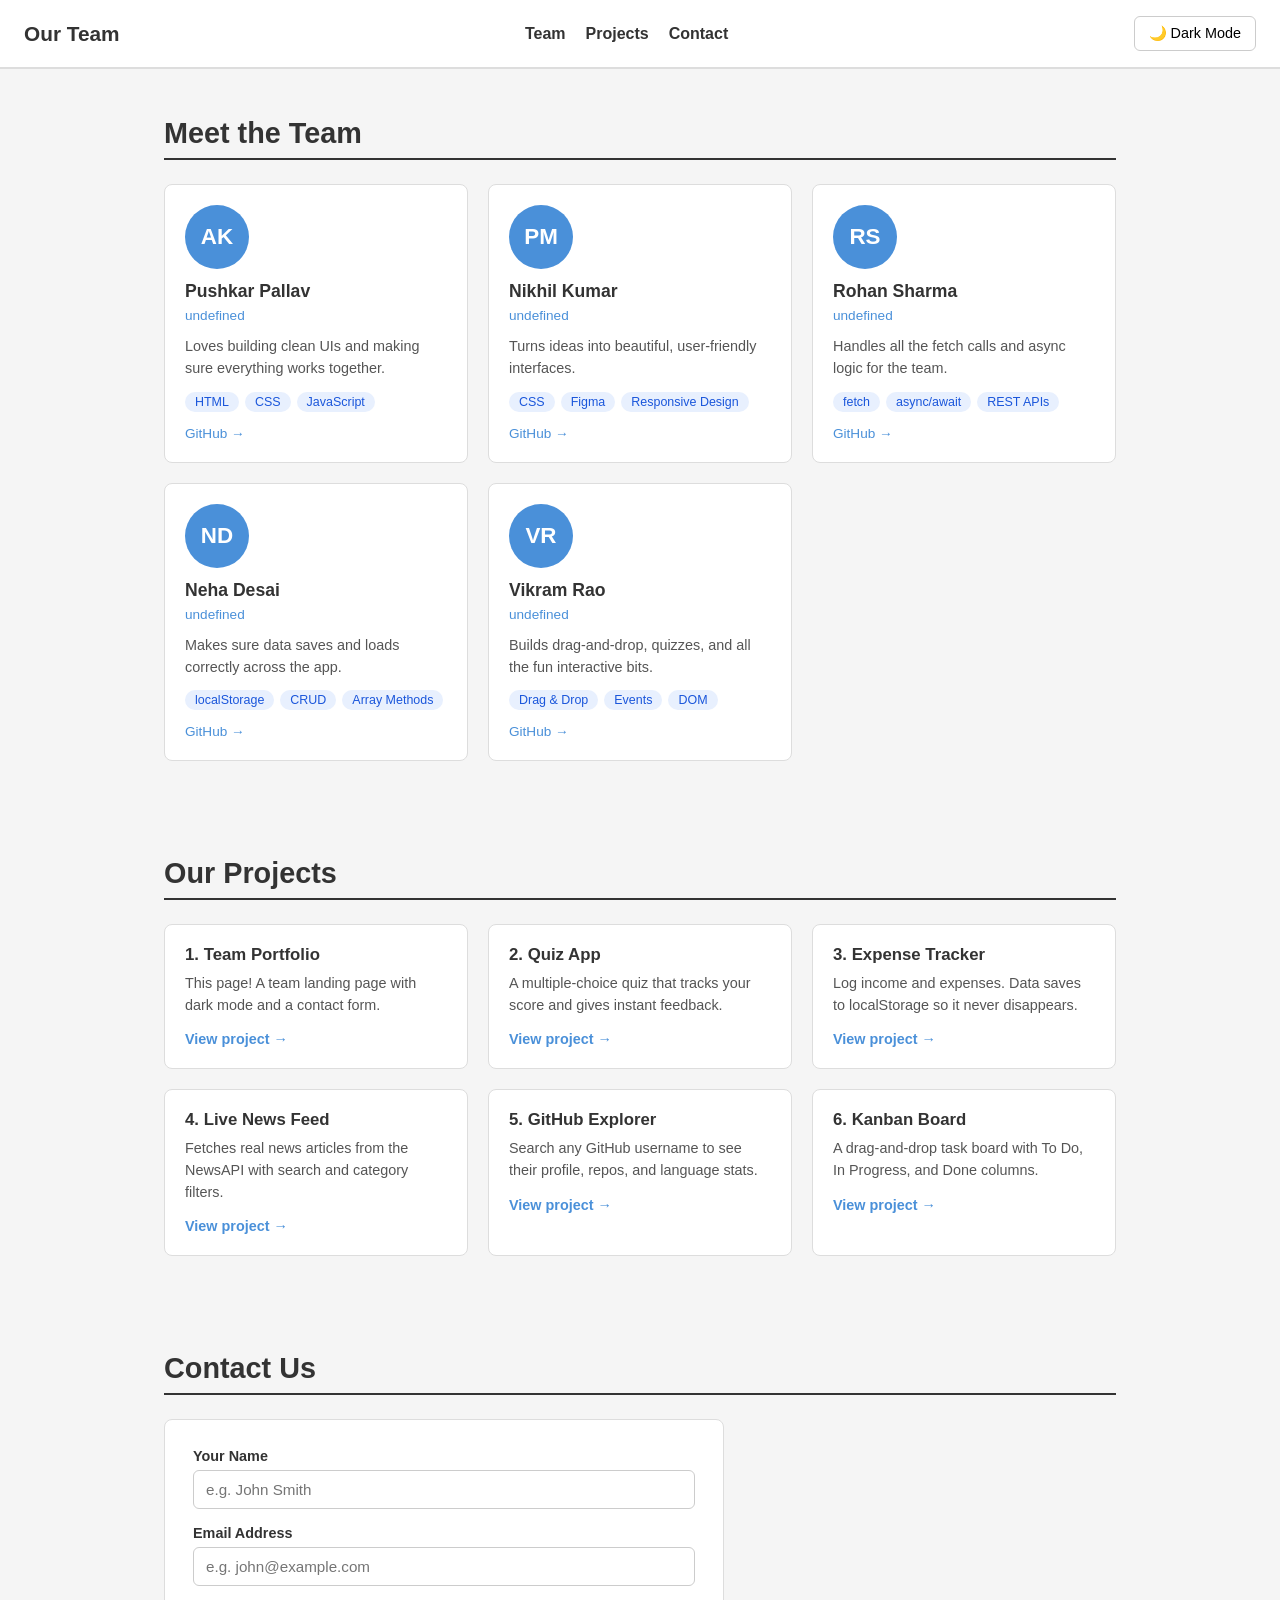
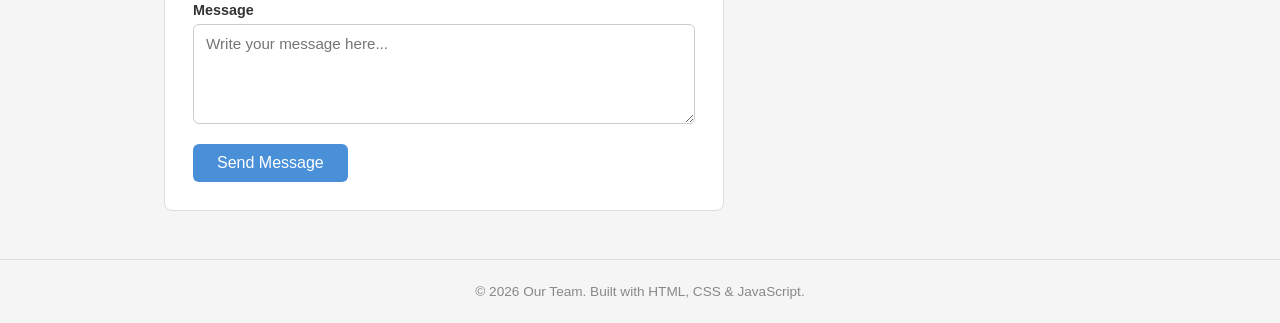
<file: index.html>
<!DOCTYPE html>
<html lang="en">
<head>
  <meta charset="UTF-8" />
  <meta name="viewport" content="width=device-width, initial-scale=1.0" />
  <title>Team Portfolio</title>
  <link rel="stylesheet" href="index.css">
</head>
<body>

  <!-- NAVIGATION -->
  <nav>
    <h1>Our Team</h1>
    <ul>
      <li><a href="#team">Team</a></li>
      <li><a href="#projects">Projects</a></li>
      <li><a href="#contact">Contact</a></li>
    </ul>
    <button id="theme-btn" onclick="toggleTheme()">🌙 Dark Mode</button>
  </nav>

  <!-- TEAM SECTION -->
  <section id="team">
    <h2>Meet the Team</h2>
    <div class="team-grid" id="team-grid">
      <!-- Cards are added by JavaScript below -->
    </div>
  </section>

  <!-- PROJECTS SECTION -->
  <section id="projects">
    <h2>Our Projects</h2>
    <div class="projects-grid" id="projects-grid">
      <!-- Cards are added by JavaScript below -->
    </div>
  </section>

  <!-- CONTACT SECTION -->
  <section id="contact">
    <h2>Contact Us</h2>
    <form id="contact-form" novalidate>

      <div class="form-group">
        <label for="name">Your Name</label>
        <input type="text" id="name" placeholder="e.g. John Smith" />
        <p class="error-msg" id="name-error">Please enter your name.</p>
      </div>

      <div class="form-group">
        <label for="email">Email Address</label>
        <input type="email" id="email" placeholder="e.g. john@example.com" />
        <p class="error-msg" id="email-error">Please enter a valid email.</p>
      </div>

      <div class="form-group">
        <label for="message">Message</label>
        <textarea id="message" placeholder="Write your message here..."></textarea>
        <p class="error-msg" id="message-error">Message must be at least 10 characters.</p>
      </div>

      <button type="submit">Send Message</button>
      <div id="success-msg">✅ Thanks! We'll get back to you soon.</div>

    </form>
  </section>

  <footer>
    <p>© 2026 Our Team. Built with HTML, CSS & JavaScript.</p>
  </footer>

  <script src="index.js"> </script>
</body>
</html>
</file>
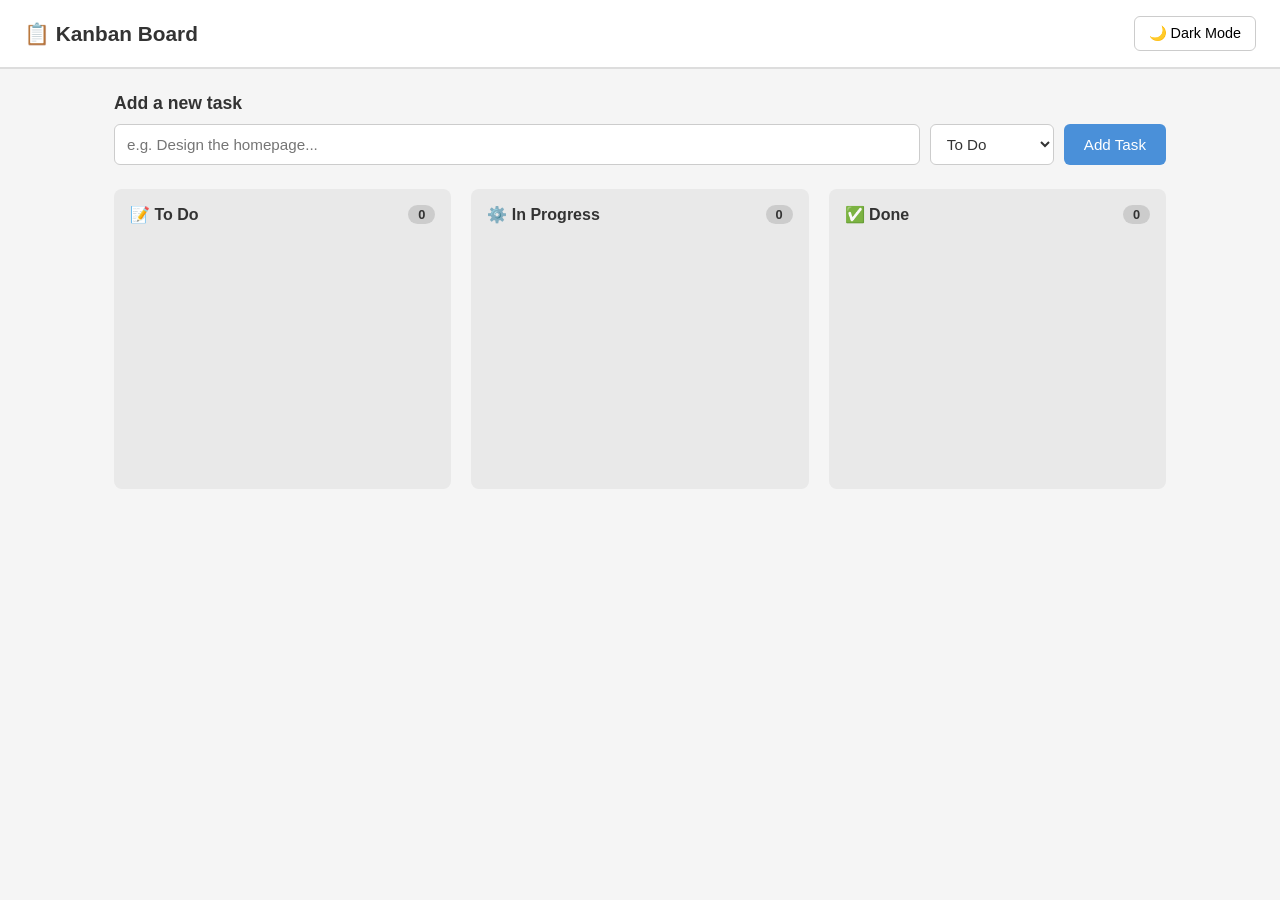
<file: kanban_task_board/task_board.html>
<!DOCTYPE html>
<html lang="en">
<head>
  <meta charset="UTF-8" />
  <meta name="viewport" content="width=device-width, initial-scale=1.0" />
  <title>Kanban Board</title>
  <link rel="stylesheet" href="task_board.css">
</head>
<body>

  <!-- NAVIGATION -->
  <nav>
    <h1>📋 Kanban Board</h1>
    <button id="theme-btn" onclick="toggleTheme()">🌙 Dark Mode</button>
  </nav>

  <!-- ADD TASK AREA -->
  <div class="add-task-area">
    <h2>Add a new task</h2>
    <div class="add-task-form">
      <input type="text" id="task-input" placeholder="e.g. Design the homepage..." />
      <select id="column-select">
        <option value="todo">To Do</option>
        <option value="inprogress">In Progress</option>
        <option value="done">Done</option>
      </select>
      <button onclick="addTask()">Add Task</button>
    </div>
    <p class="add-error" id="add-error">Please enter a task name.</p>
  </div>

  <!-- BOARD -->
  <div class="board">

    <div class="column" id="col-todo">
      <div class="column-header">
        <h2>📝 To Do</h2>
        <span class="card-count" id="count-todo">0</span>
      </div>
      <div class="cards-container" id="todo" ondragover="onDragOver(event)" ondragleave="onDragLeave(event)" ondrop="onDrop(event, 'todo')">
      </div>
    </div>

    <div class="column" id="col-inprogress">
      <div class="column-header">
        <h2>⚙️ In Progress</h2>
        <span class="card-count" id="count-inprogress">0</span>
      </div>
      <div class="cards-container" id="inprogress" ondragover="onDragOver(event)" ondragleave="onDragLeave(event)" ondrop="onDrop(event, 'inprogress')">
      </div>
    </div>

    <div class="column" id="col-done">
      <div class="column-header">
        <h2>✅ Done</h2>
        <span class="card-count" id="count-done">0</span>
      </div>
      <div class="cards-container" id="done" ondragover="onDragOver(event)" ondragleave="onDragLeave(event)" ondrop="onDrop(event, 'done')">
      </div>
    </div>

  </div>

  <script src="task_board.js">

  </script>
</body>
</html>
</file>
<file: index.css>
* {
  margin: 0;
  padding: 0;
  box-sizing: border-box;
}

body {
  font-family: Arial, sans-serif;
  background-color: #f5f5f5;
  color: #333;
}

/* Dark mode styles */
body.dark {
  background-color: #1a1a1a;
  color: #f0f0f0;
}

/* ---- Navigation ---- */
nav {
  background-color: #ffffff;
  border-bottom: 2px solid #ddd;
  padding: 16px 24px;
  display: flex;
  justify-content: space-between;
  align-items: center;
}

body.dark nav {
  background-color: #2a2a2a;
  border-color: #444;
}

nav h1 {
  font-size: 1.3rem;
}

nav ul {
  list-style: none;
  display: flex;
  gap: 20px;
}

nav ul a {
  text-decoration: none;
  color: #333;
  font-weight: bold;
}

body.dark nav ul a {
  color: #f0f0f0;
}

#theme-btn {
  padding: 8px 14px;
  cursor: pointer;
  border: 1px solid #ccc;
  border-radius: 6px;
  background: #fff;
  font-size: 0.9rem;
}

body.dark #theme-btn {
  background: #444;
  color: #f0f0f0;
  border-color: #666;
}

/* ---- Sections ---- */
section {
  max-width: 1000px;
  margin: 0 auto;
  padding: 48px 24px;
}

section h2 {
  font-size: 1.8rem;
  margin-bottom: 24px;
  border-bottom: 2px solid #333;
  padding-bottom: 8px;
}

body.dark section h2 {
  border-color: #f0f0f0;
}

/* ---- Team Cards ---- */
.team-grid {
  display: grid;
  grid-template-columns: repeat(auto-fill, minmax(250px, 1fr));
  gap: 20px;
}

.team-card {
  background: #ffffff;
  border: 1px solid #ddd;
  border-radius: 8px;
  padding: 20px;
}

body.dark .team-card {
  background: #2a2a2a;
  border-color: #444;
}

.team-card img {
  width: 64px;
  height: 64px;
  border-radius: 50%;
  object-fit: cover;
  background: #ccc;
  margin-bottom: 12px;
}

.avatar-placeholder {
  width: 64px;
  height: 64px;
  border-radius: 50%;
  background-color: #4a90d9;
  color: white;
  display: flex;
  align-items: center;
  justify-content: center;
  font-size: 1.4rem;
  font-weight: bold;
  margin-bottom: 12px;
}

.team-card h3 {
  font-size: 1.1rem;
  margin-bottom: 4px;
}

.team-card .role {
  color: #4a90d9;
  font-size: 0.85rem;
  margin-bottom: 10px;
}

.team-card p {
  font-size: 0.9rem;
  color: #555;
  margin-bottom: 12px;
  line-height: 1.5;
}

body.dark .team-card p {
  color: #aaa;
}

.skills {
  display: flex;
  flex-wrap: wrap;
  gap: 6px;
  margin-bottom: 12px;
}

.skill-badge {
  background: #e8f0fe;
  color: #1a56db;
  padding: 3px 10px;
  border-radius: 12px;
  font-size: 0.78rem;
}

body.dark .skill-badge {
  background: #1e3a6e;
  color: #93c5fd;
}

.team-card a {
  display: inline-block;
  margin-right: 10px;
  color: #4a90d9;
  text-decoration: none;
  font-size: 0.85rem;
}

.team-card a:hover {
  text-decoration: underline;
}

/* ---- Project Cards ---- */
.projects-grid {
  display: grid;
  grid-template-columns: repeat(auto-fill, minmax(280px, 1fr));
  gap: 20px;
}

.project-card {
  background: #ffffff;
  border: 1px solid #ddd;
  border-radius: 8px;
  padding: 20px;
}

body.dark .project-card {
  background: #2a2a2a;
  border-color: #444;
}

.project-card h3 {
  font-size: 1.05rem;
  margin-bottom: 8px;
}

.project-card p {
  font-size: 0.9rem;
  color: #555;
  margin-bottom: 14px;
  line-height: 1.5;
}

body.dark .project-card p {
  color: #aaa;
}

.project-card a {
  color: #4a90d9;
  text-decoration: none;
  font-size: 0.9rem;
  font-weight: bold;
}

.project-card a:hover {
  text-decoration: underline;
}

/* ---- Contact Form ---- */
form {
  background: #ffffff;
  border: 1px solid #ddd;
  border-radius: 8px;
  padding: 28px;
  max-width: 560px;
}

body.dark form {
  background: #2a2a2a;
  border-color: #444;
}

.form-group {
  margin-bottom: 16px;
}

.form-group label {
  display: block;
  font-weight: bold;
  margin-bottom: 6px;
  font-size: 0.9rem;
}

.form-group input,
.form-group textarea {
  width: 100%;
  padding: 10px 12px;
  border: 1px solid #ccc;
  border-radius: 6px;
  font-size: 0.95rem;
  font-family: Arial, sans-serif;
  background: #fff;
  color: #333;
}

body.dark .form-group input,
body.dark .form-group textarea {
  background: #1a1a1a;
  color: #f0f0f0;
  border-color: #555;
}

.form-group input:focus,
.form-group textarea:focus {
  outline: none;
  border-color: #4a90d9;
}

.form-group textarea {
  height: 100px;
  resize: vertical;
}

.error-msg {
  color: red;
  font-size: 0.8rem;
  margin-top: 4px;
  display: none;
}

.error-msg.show {
  display: block;
}

.form-group input.invalid,
.form-group textarea.invalid {
  border-color: red;
}

form button[type="submit"] {
  background-color: #4a90d9;
  color: white;
  border: none;
  padding: 10px 24px;
  border-radius: 6px;
  font-size: 1rem;
  cursor: pointer;
}

form button[type="submit"]:hover {
  background-color: #357abd;
}

#success-msg {
  display: none;
  margin-top: 16px;
  padding: 12px;
  background: #d4edda;
  color: #155724;
  border-radius: 6px;
}

/* ---- Footer ---- */
footer {
  text-align: center;
  padding: 24px;
  font-size: 0.85rem;
  color: #888;
  border-top: 1px solid #ddd;
}

body.dark footer {
  border-color: #444;
}

/* ---- Responsive ---- */
@media (max-width: 600px) {
  nav ul {
    display: none;
  }
}
</file>
<file: kanban_task_board/task_board.css>
/* ---- Basic Reset ---- */
* {
  margin: 0;
  padding: 0;
  box-sizing: border-box;
}

body {
  font-family: Arial, sans-serif;
  background-color: #f5f5f5;
  color: #333;
}

body.dark {
  background-color: #1a1a1a;
  color: #f0f0f0;
}

/* ---- Navigation ---- */
nav {
  background-color: #ffffff;
  border-bottom: 2px solid #ddd;
  padding: 16px 24px;
  display: flex;
  justify-content: space-between;
  align-items: center;
}

body.dark nav {
  background-color: #2a2a2a;
  border-color: #444;
}

nav h1 {
  font-size: 1.3rem;
}

#theme-btn {
  padding: 8px 14px;
  cursor: pointer;
  border: 1px solid #ccc;
  border-radius: 6px;
  background: #fff;
  font-size: 0.9rem;
}

body.dark #theme-btn {
  background: #444;
  color: #f0f0f0;
  border-color: #666;
}

/* ---- Add Task Form ---- */
.add-task-area {
  max-width: 1100px;
  margin: 24px auto 0;
  padding: 0 24px;
}

.add-task-area h2 {
  font-size: 1.1rem;
  margin-bottom: 10px;
}

.add-task-form {
  display: flex;
  gap: 10px;
  flex-wrap: wrap;
}

.add-task-form input {
  flex: 1;
  min-width: 180px;
  padding: 10px 12px;
  border: 1px solid #ccc;
  border-radius: 6px;
  font-size: 0.95rem;
  font-family: Arial, sans-serif;
  background: #fff;
  color: #333;
}

body.dark .add-task-form input {
  background: #2a2a2a;
  color: #f0f0f0;
  border-color: #555;
}

.add-task-form select {
  padding: 10px 12px;
  border: 1px solid #ccc;
  border-radius: 6px;
  font-size: 0.95rem;
  font-family: Arial, sans-serif;
  background: #fff;
  color: #333;
  cursor: pointer;
}

body.dark .add-task-form select {
  background: #2a2a2a;
  color: #f0f0f0;
  border-color: #555;
}

.add-task-form button {
  padding: 10px 20px;
  background-color: #4a90d9;
  color: white;
  border: none;
  border-radius: 6px;
  font-size: 0.95rem;
  cursor: pointer;
}

.add-task-form button:hover {
  background-color: #357abd;
}

.add-error {
  color: red;
  font-size: 0.82rem;
  margin-top: 6px;
  display: none;
}

.add-error.show {
  display: block;
}

/* ---- Board ---- */
.board {
  max-width: 1100px;
  margin: 24px auto;
  padding: 0 24px 48px;
  display: grid;
  grid-template-columns: repeat(3, 1fr);
  gap: 20px;
}

/* ---- Column ---- */
.column {
  background-color: #e9e9e9;
  border-radius: 8px;
  padding: 16px;
  min-height: 300px;
}

body.dark .column {
  background-color: #2a2a2a;
}

.column-header {
  display: flex;
  justify-content: space-between;
  align-items: center;
  margin-bottom: 14px;
}

.column-header h2 {
  font-size: 1rem;
  font-weight: bold;
}

.card-count {
  background: #ccc;
  color: #333;
  border-radius: 12px;
  padding: 2px 10px;
  font-size: 0.8rem;
  font-weight: bold;
}

body.dark .card-count {
  background: #444;
  color: #f0f0f0;
}

/* ---- Drop Zone ---- */
.cards-container {
  min-height: 200px;
  border: 2px dashed transparent;
  border-radius: 6px;
  padding: 4px;
  transition:
    border-color 0.2s,
    background 0.2s;
}

.cards-container.drag-over {
  border-color: #4a90d9;
  background-color: rgba(74, 144, 217, 0.08);
}

/* ---- Card ---- */
.card {
  background: #ffffff;
  border: 1px solid #ddd;
  border-radius: 6px;
  padding: 14px;
  margin-bottom: 10px;
  cursor: grab;
}

.card:active {
  cursor: grabbing;
}

body.dark .card {
  background: #1a1a1a;
  border-color: #444;
}

.card.dragging {
  opacity: 0.4;
}

.card-title {
  font-size: 0.95rem;
  font-weight: bold;
  margin-bottom: 6px;
  word-break: break-word;
}

.card-actions {
  display: flex;
  gap: 8px;
  margin-top: 10px;
}

.card-actions button {
  padding: 4px 10px;
  font-size: 0.78rem;
  border: 1px solid #ccc;
  border-radius: 4px;
  cursor: pointer;
  background: #f5f5f5;
  color: #333;
}

body.dark .card-actions button {
  background: #2a2a2a;
  color: #f0f0f0;
  border-color: #555;
}

.card-actions button:hover {
  background: #e0e0e0;
}

body.dark .card-actions button:hover {
  background: #3a3a3a;
}

.btn-delete {
  color: #cc0000 !important;
  border-color: #cc0000 !important;
}

/* ---- Edit mode on card ---- */
.card-edit-input {
  width: 100%;
  padding: 6px 8px;
  font-size: 0.9rem;
  font-family: Arial, sans-serif;
  border: 1px solid #4a90d9;
  border-radius: 4px;
  margin-bottom: 8px;
  background: #fff;
  color: #333;
}

body.dark .card-edit-input {
  background: #1a1a1a;
  color: #f0f0f0;
  border-color: #4a90d9;
}

/* ---- Responsive ---- */
@media (max-width: 650px) {
  .board {
    grid-template-columns: 1fr;
  }
}
</file>
